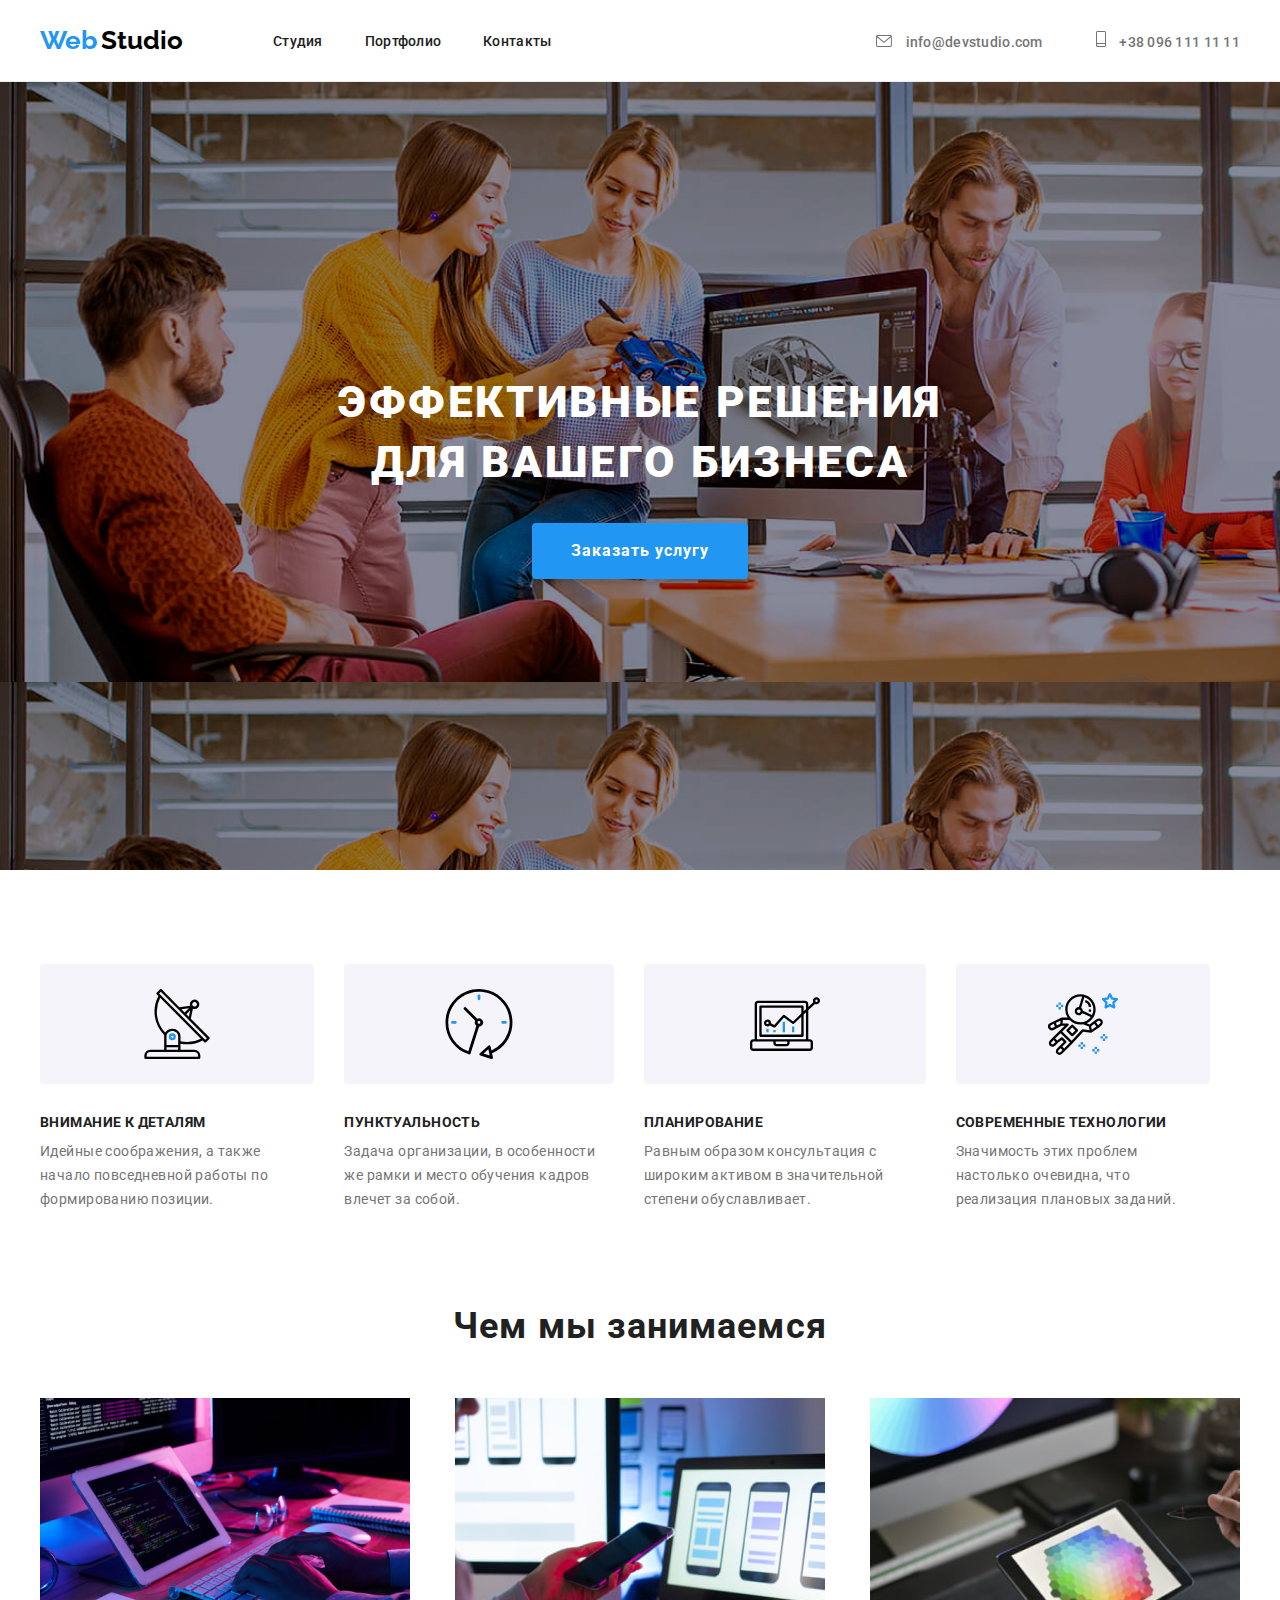
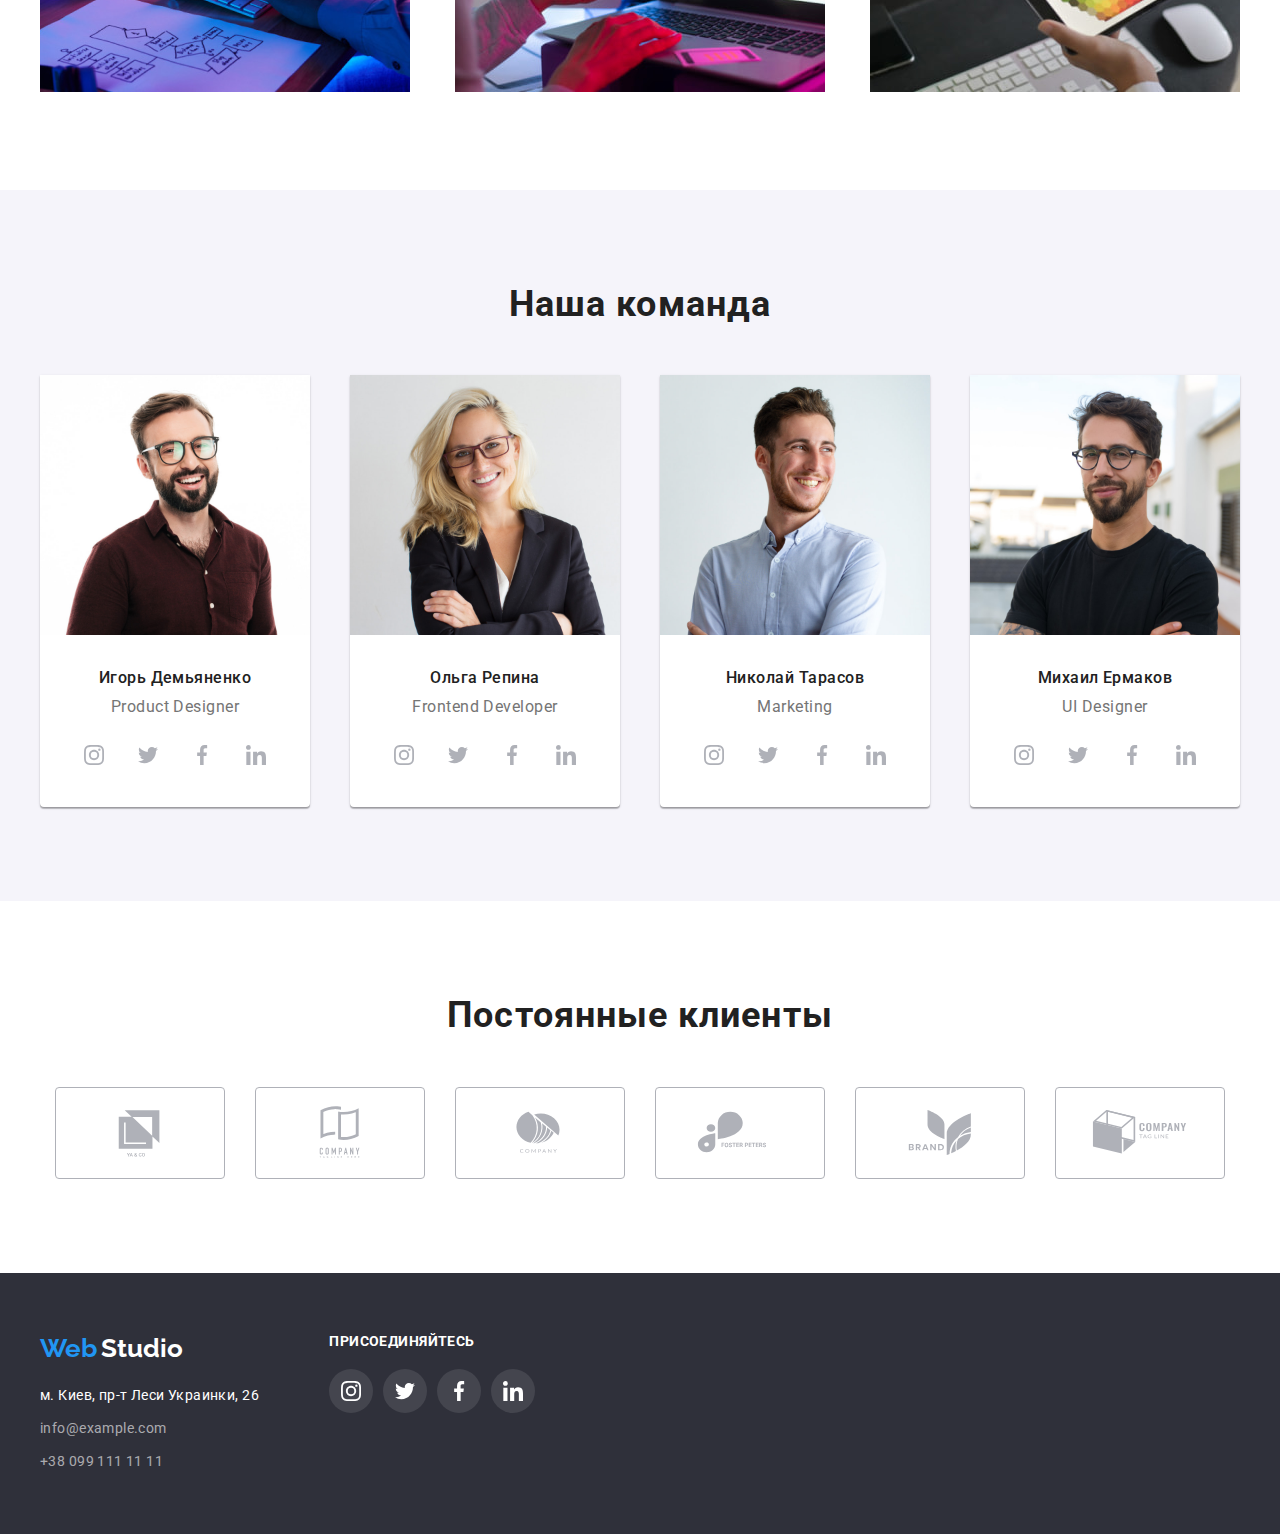
<file: index.html>
<!DOCTYPE html>
<html lang="en">
<head>
    <meta charset="UTF-8">
    <meta http-equiv="X-UA-Compatible" content="IE=edge">
    <meta name="viewport" content="width=device-width, initial-scale=1.0">
    <link rel="preconnect" href="https://fonts.googleapis.com">
    <link rel="preconnect" href="https://fonts.gstatic.com" crossorigin>
    <link href="https://fonts.googleapis.com/css2?family=Raleway:wght@700&display=swap" rel="stylesheet">
    <link rel="preconnect" href="https://fonts.googleapis.com">
    <link rel="preconnect" href="https://fonts.gstatic.com" crossorigin>
    <link href="https://fonts.googleapis.com/css2?family=Roboto:wght@400;500;700;900&display=swap" rel="stylesheet">
    <!-- Normalizer -->
    <link rel="stylesheet" href="https://cdnjs.cloudflare.com/ajax/libs/modern-normalize/1.1.0/modern-normalize.min.css" integrity="sha512-wpPYUAdjBVSE4KJnH1VR1HeZfpl1ub8YT/NKx4PuQ5NmX2tKuGu6U/JRp5y+Y8XG2tV+wKQpNHVUX03MfMFn9Q==" crossorigin="anonymous" referrerpolicy="no-referrer" />
    <!-- Style -->
    <link rel="stylesheet" href="./css/style.css">
    <title>Document</title>
</head>
<!-- Main page -->
<body>
       <!--Main information -->
    <header>
      <div class="container header-container">
          <nav> 
            <a class="web-link-header" href="#"><span class="web">Web</span> <span class="studio">Studio</span></a>
            <ul class="header-list"> 
                <li class="list"><a class="link navigation-link" href="#">Студия</a></li>
                <li class="list"><a class="link navigation-link" href="./portfolio.html">Портфолио</a></li>
                <li class="list"><a class="link navigation-link" href="#">Контакты</a></li>
            </ul>
          </nav>
  
        <div class="header-navigation">
          <a class="email icon-link" href="mailto:info@devstudio.com">

            <svg class="header-cont-icon"  width="16" height="12">
              <use href="./images/sprite.svg#posht"></use>
            </svg>

            info@devstudio.com
          </a>

          <a class="tel icon-link" href="tel:+380961111111">

            <svg class="header-cont-icon" width="10" height="16">
              <use href="./images/sprite.svg#smartphone"></use>
            </svg>

            +38 096 111 11 11
          </a>
        </div>
            
      </div>
    </header>
    
     <main>

       <!--Hero -->
       <section class="hero section">
           <div class="container">
            <h1>Эффективные решения  для вашего бизнеса</h1> 
              <button class="button" type="button"><span class="button-text"> Заказать услугу</span></button>            
           </div>
       </section>
       
       <!-- Discription -->
       <section class="section discr-sect">
           <div class="container">
            <ul class="discription">

                <li class="discription-list">

                  <div class="icon-box">
                    <svg width="70" height="70">
                      <use href="./images/sprite.svg#antenna"></use>
                    </svg>
                  </div>
                 

                 <h3 class="description-item">Внимание к деталям</h3>
                  <p class="item-text">Идейные соображения, а также начало повседневной работы по формированию позиции.</p>
                </li>
                  

                 <li class="discription-list">
               
                  <div class="icon-box">
                    <svg width="70" height="70">
                      <use href="./images/sprite.svg#clock"></use>
                    </svg>  
                  </div>
                 
                  <h3 class="description-item">Пунктуальность</h3>
                    <p class="item-text"> Задача организации, в особенности же рамки и место обучения кадров влечет за собой.</p>
                 </li>
                

                 <li class="discription-list">
               
                  <div class="icon-box">
                    <svg width="70" height="70">
                      <use href="./images/sprite.svg#diagram"></use>
                    </svg>
                  </div>
                 
                  
                  <h3 class="description-item">Планирование</h3>
                     <p class="item-text">Равным образом консультация с широким активом в значительной степени обуславливает.</p>
                 </li>


                 <li class="discription-list">

                  <div class="icon-box">
                    <svg class="discr-icon" width="70" height="70">
                      <use href="./images/sprite.svg#astronaut"></use>
                    </svg>
                  </div>
                
               
                  <h3 class="description-item">Современные технологии</h3>
                    <p class="item-text"> Значимость этих проблем настолько очевидна, что реализация плановых заданий.</p>
                 </li>
             </ul>
           </div>     
       </section>

       <!-- Images  -->
       <section class="section img-sect">
           <div class="container">
            <h2>Чем мы занимаемся</h2>
            <ul class="image-list">
                <li> <img src="images/box1.jpg" alt="Робота з планшетом" width="370" height="294"></li>
                <li> <img src="images/box2.jpg" alt="Робота з ноутбуком" width="370" height="294"></li>
                <li> <img src="images/box3.jpg" alt="Робота з кольорами" width="370" height="294"></li>
            </ul>
           </div>
       </section>

       <!-- Team -->
       <section class="section team">
          <div class="container">
            <h2>Наша команда</h2>
            <ul class="teachers">
                <li class="teacher-item"><img src="images/teacher4.jpg" alt="Вчитель 4" width="270" height="260">
                  <div class="teacher-discr">
                    <h3 class="teacher-name-1">Игорь Демьяненко</h3>
                    <p class="teacher-work-1">Product Designer </p> 
                    <!-- SVG -->
                    <ul class="socials">
                      <li class="social-item">
                        <a href="" class="social-link" target="_blank" rel="noopener noreferrer" aria-label="Instagram">

                          <svg class="social-icon" width="20" height="20">
                            <use href="./images/sprite.svg#instagram"></use>
                          </svg>

                      </a></li>

                      <li class="social-item">
                        <a href="" class="social-link" target="_blank" rel="noopener noreferrer" aria-label="Twiter">

                        <svg class="social-icon" width="20" height="20">
                          <use href="./images/sprite.svg#twitter"></use>
                        </svg>

                      </a></li>

                      <li class="social-item">
                        <a href="" class="social-link" target="_blank" rel="noopener noreferrer" aria-label="Facebook">
                      
                        <svg class="social-icon" width="20" height="20">
                          <use href="./images/sprite.svg#facebook"></use>
                        </svg>

                      </a></li>

                      <li class="social-item">
                        <a href="" class="social-link" target="_blank" rel="noopener noreferrer" aria-label="Linkedin">
                      
                        <svg class="social-icon" width="20" height="20">
                          <use href="./images/sprite.svg#linkedin"></use>
                        </svg>
                      
                      </a></li>
                    </ul>
                  </div>  
                </li>

                <li class="teacher-item"><img src="images/teacher1.jpg" alt="Вчитель 1" width="270" height="260">
                  <div class="teacher-discr">
                    <h3 class="teacher-name-2">Ольга Репина</h3>
                    <p class="teacher-work-2">Frontend Developer</p>
                      <!-- SVG -->
                      <ul class="socials">
                        <li class="social-item">
                          <a href="" class="social-link" target="_blank" rel="noopener noreferrer" aria-label="Instagram">
  
                            <svg class="social-icon" width="20" height="20">
                              <use href="./images/sprite.svg#instagram"></use>
                            </svg>
  
                        </a></li>
  
                        <li class="social-item">
                          <a href="" class="social-link" target="_blank" rel="noopener noreferrer" aria-label="Twiter">
  
                          <svg class="social-icon" width="20" height="20">
                            <use href="./images/sprite.svg#twitter"></use>
                          </svg>
  
                        </a></li>
  
                        <li class="social-item">
                          <a href="" class="social-link" target="_blank" rel="noopener noreferrer" aria-label="Facebook">
                        
                          <svg class="social-icon" width="20" height="20">
                            <use href="./images/sprite.svg#facebook"></use>
                          </svg>
  
                        </a></li>
  
                        <li class="social-item">
                          <a href="" class="social-link" target="_blank" rel="noopener noreferrer" aria-label="Linkedin">
                        
                          <svg class="social-icon" width="20" height="20">
                            <use href="./images/sprite.svg#linkedin"></use>
                          </svg>
  
                        </a></li>
                      </ul>
                </div>
                </li>

                <li class="teacher-item"><img src="images/teacher2.jpg" alt="Вчитель 2" width="270" height="260">
                  <div class="teacher-discr">
                    <h3 class="teacher-name-3">Николай Тарасов</h3>
                    <p class="teacher-work-3"> Marketing</p>
                      <!-- SVG -->
                      <ul class="socials">
                        <li class="social-item">
                          <a href="" class="social-link" target="_blank" rel="noopener noreferrer" aria-label="Instagram">
  
                            <svg class="social-icon" width="20" height="20">
                              <use href="./images/sprite.svg#instagram"></use>
                            </svg>
  
                        </a></li>
  
                        <li class="social-item">
                          <a href="" class="social-link" target="_blank" rel="noopener noreferrer" aria-label="Twiter">
  
                          <svg class="social-icon" width="20" height="20">
                            <use href="./images/sprite.svg#twitter"></use>
                          </svg>
  
                        </a></li>
  
                        <li class="social-item">
                          <a href="" class="social-link" target="_blank" rel="noopener noreferrer" aria-label="Facebook">
                        
                          <svg class="social-icon" width="20" height="20">
                            <use href="./images/sprite.svg#facebook"></use>
                          </svg>
  
                        </a></li>
  
                        <li class="social-item">
                          <a href="" class="social-link" target="_blank" rel="noopener noreferrer" aria-label="Linkedin">
                        
                          <svg class="social-icon" width="20" height="20">
                            <use href="./images/sprite.svg#linkedin"></use>
                          </svg>
  
                        </a></li>
                      </ul>
                  </div>
                </li>
                
                <li class="teacher-item"><img src="images/teacher3.jpg" alt="Вчитель 3" width="270" height="260">   
                  <div class="teacher-discr">
                    <h3 class="teacher-name-4">Михаил Ермаков</h3>
                         <p class="teacher-work-4">UI Designer</p>
                           <!-- SVG -->
                           <ul class="socials">
                      <li class="social-item">
                        <a href="" class="social-link" target="_blank" rel="noopener noreferrer" aria-label="Instagram">

                          <svg class="social-icon" width="20" height="20">
                            <use href="./images/sprite.svg#instagram"></use>
                          </svg>

                      </a></li>

                      <li class="social-item">
                        <a href="" class="social-link" target="_blank" rel="noopener noreferrer" aria-label="Twiter">

                        <svg class="social-icon" width="20" height="20">
                          <use href="./images/sprite.svg#twitter"></use>
                        </svg>

                      </a></li>

                      <li class="social-item">
                        <a href="" class="social-link" target="_blank" rel="noopener noreferrer" aria-label="Facebook">
                      
                        <svg class="social-icon" width="20" height="20">
                          <use href="./images/sprite.svg#facebook"></use>
                        </svg>

                      </a></li>

                      <li class="social-item">
                        <a href="" class="social-link" target="_blank" rel="noopener noreferrer" aria-label="Linkedin">
                      
                        <svg class="social-icon" width="20" height="20">
                          <use href="./images/sprite.svg#linkedin"></use>
                        </svg>

                      </a></li>
                    </ul>
                  </div>  
                </li>
            </ul>

          </div>
       </section>
 
       <!-- Постійні клієнти -->
       <section class="section">
         <h2>Постоянные клиенты</h2>

         <ul class="logo">
           <li class="logo-item">
             <a href="" class="clients-icon">
              <svg class="logo-icon" width="106" height="60">
                <use href="./images/sprite.svg#logo"></use>
              </svg>
             </a>
           
           </li>

           <li class="logo-item">
             <a href="" class="clients-icon">
              <svg class="logo-icon" width="106" height="60">
                <use href="./images/sprite.svg#logo-1"></use>
              </svg>
             </a>
           </li>

           <li class="logo-item">
             <a href="" class="clients-icon">
              <svg class="logo-icon" width="106" height="60">
                <use href="./images/sprite.svg#logo-2"></use>
              </svg>
             </a>
           </li>

           <li class="logo-item">
             <a href="" class="clients-icon">
              <svg class="logo-icon" width="106" height="60">
                <use href="./images/sprite.svg#logo-3"></use>
              </svg>
             </a>
           </li>

           <li class="logo-item">
            <a href="" class="clients-icon">
              <svg class="logo-icon" width="106" height="60">
                <use href="./images/sprite.svg#logo-4"></use>
              </svg>
            </a>
           </li>

           <li class="logo-item">
             <a href="" class="clients-icon">
              <svg class="logo-icon" width="106" height="60">
                <use href="./images/sprite.svg#logo-5"></use>
              </svg>
             </a>
           </li>

         </ul>

       </section>
     </main>

       <!-- Conact information -->
       
            <footer class="footer">
              <div class="container">
                 <div class="fot">
                  <a href="#"><span class="web">Web</span> <span class="studio-footer">Studio</span></a>
                  <address class="adres">м. Киев, пр-т Леси Украинки, 26</address>
                  <a class="footer-email" href="mailto:info@example.com">info@example.com</a>
                  <a class="footer-tel" href="tel:+380991111111">+38 099 111 11 11</a>
                 </div>
                

               <!-- Socials -->
                <div class="footer-network">
                 
                  <h3 class="footer-h3">присоединяйтесь</h3>
                    <!-- socials -->
                <ul class=" footer-socials">
                  <li class="social-item footer-social-item">
                    <a href="" class="social-link footer-social-link" target="_blank" rel="noopener noreferrer" aria-label="Instagram">

                      <svg class="social-icon footer-social-icon" width="20" height="20">
                        <use href="./images/sprite.svg#instagram"></use>
                      </svg>

                  </a></li>

                  <li class="social-item footer-social-item">
                    <a href="" class="social-link footer-social-link" target="_blank" rel="noopener noreferrer" aria-label="Twiter">

                    <svg class="social-icon footer-social-icon" width="20" height="20">
                      <use href="./images/sprite.svg#twitter"></use>
                    </svg>

                  </a></li>

                  <li class="social-item footer-social-item">
                    <a href="" class="social-link footer-social-link" target="_blank" rel="noopener noreferrer" aria-label="Facebook">
                  
                    <svg class="social-icon footer-social-icon" width="20" height="20">
                      <use href="./images/sprite.svg#facebook"></use>
                    </svg>

                  </a></li>

                  <li class="social-item footer-social-item">
                    <a href="" class="social-link footer-social-link" target="_blank" rel="noopener noreferrer" aria-label="Linkedin">
                  
                    <svg class="social-icon footer-social-icon" width="20" height="20">
                      <use href="./images/sprite.svg#linkedin"></use>
                    </svg>

                  </a></li>
                </ul>
        
                </div>
                
               </div>
            </footer>
       
  
</body>
</html>
</file>
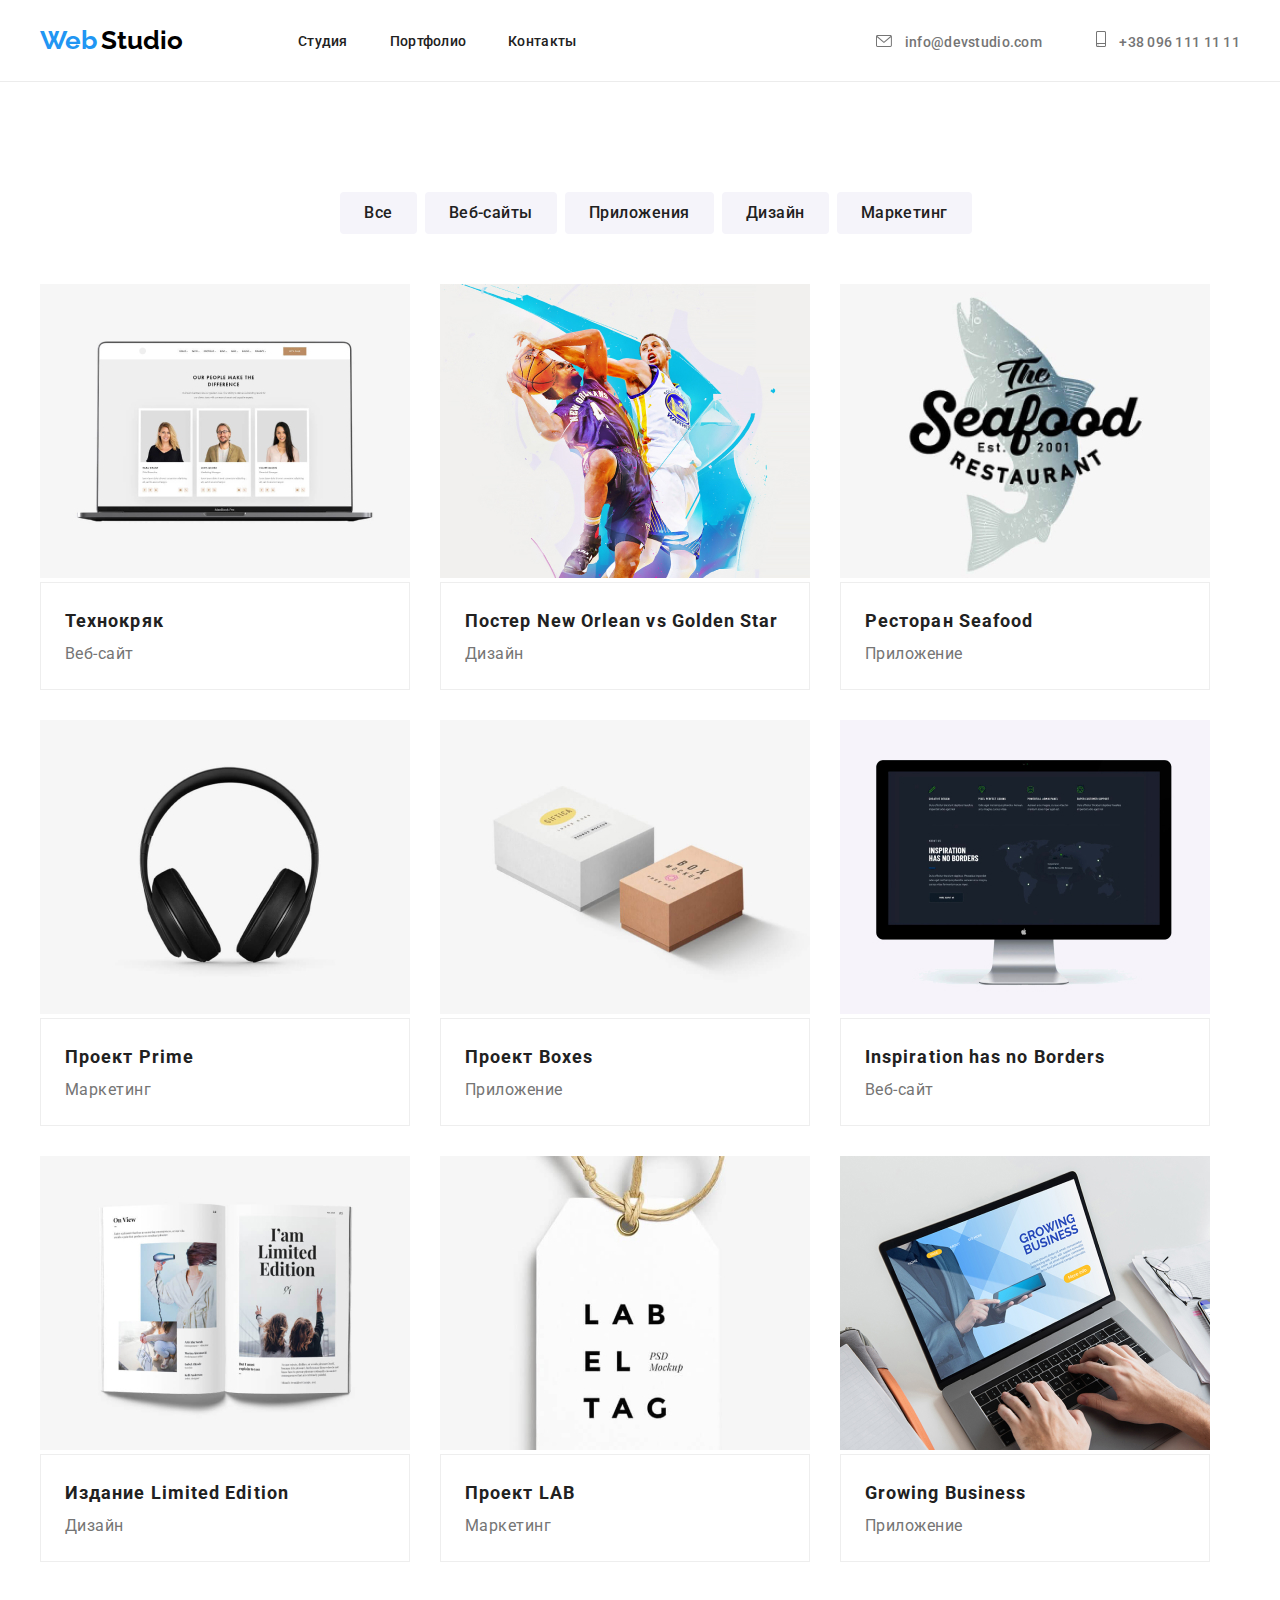
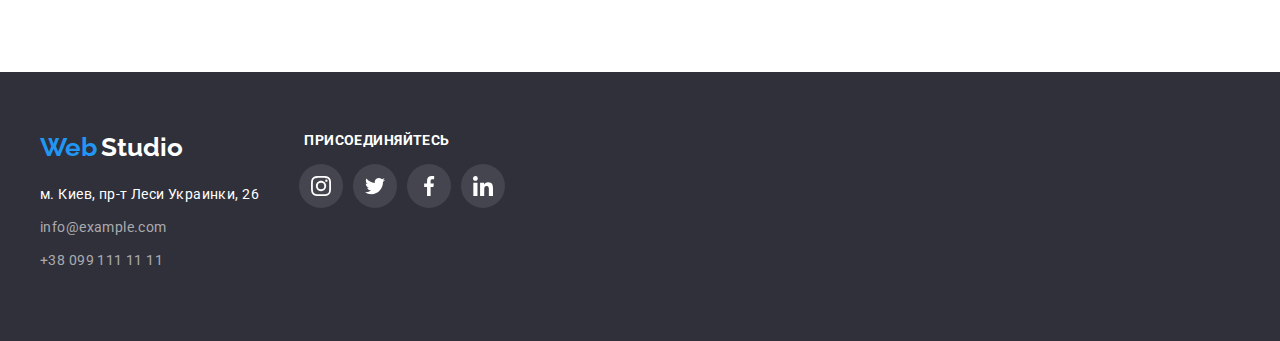
<file: portfolio.html>
<!DOCTYPE html>
<html lang="ru">
<head>
    <meta charset="UTF-8">
    <meta http-equiv="X-UA-Compatible" content="IE=edge">
    <meta name="viewport" content="width=device-width, initial-scale=1.0">
    <link rel="preconnect" href="https://fonts.googleapis.com">
    <link rel="preconnect" href="https://fonts.gstatic.com" crossorigin>
    <link href="https://fonts.googleapis.com/css2?family=Raleway:wght@700&display=swap" rel="stylesheet">
    <link rel="preconnect" href="https://fonts.googleapis.com">
    <link rel="preconnect" href="https://fonts.gstatic.com" crossorigin>
    <link href="https://fonts.googleapis.com/css2?family=Roboto:wght@400;500;700;900&display=swap" rel="stylesheet">
    <!-- Normalizer -->
    <link rel="stylesheet" href="https://cdnjs.cloudflare.com/ajax/libs/modern-normalize/1.1.0/modern-normalize.min.css" integrity="sha512-wpPYUAdjBVSE4KJnH1VR1HeZfpl1ub8YT/NKx4PuQ5NmX2tKuGu6U/JRp5y+Y8XG2tV+wKQpNHVUX03MfMFn9Q==" crossorigin="anonymous" referrerpolicy="no-referrer" />
    <!-- Style -->
    <link rel="stylesheet" href="./styles/styles.css"> 
    <title>Portfolio</title>
</head>
<body>
    <!--Main information -->
  <header>
      <div class="container header-container">
        <nav>
          <a class="web-link-header" href="#"><span class="web">Web</span> <span class="studio">Studio</span> </a>
          <ul class="header-list">  
              <li class="list"><a class="link navigation-link" href="./index.html">Студия</a></li>
              <li class="list"><a class="link navigation-link" href="./portfolio.html">Портфолио</a></li>
              <li class="list"><a class="link navigation-link" href="#">Контакты</a></li>
          </ul>
        </nav>

      <div class="header-navigation">
        
        <a class="email icon-link" href="mailto:info@devstudio.com">
          
          <svg class="header-cont-icon"  width="16" height="12">
            <use href="./images/sprite.svg#posht"></use>
          </svg>

          info@devstudio.com</a>

      
        <a class="tel icon-link" href="tel:+380961111111">
          
          <svg class="header-cont-icon" width="10" height="16">
            <use href="./images/sprite.svg#smartphone"></use>
          </svg>

          +38 096 111 11 11</a>
      </div>
          
    </div>
  </header>
            
    <main>
       <!-- Buttons -->
    <section class="section">
      <div class="container">

          <ul class="main-buttons">
            <li><button class="button" type="button">Все</button></li>
            <li><button class="button" type="button">Веб-сайты</button></li>
            <li><button class="button" type="button">Приложения</button></li>
            <li><button class="button" type="button">Дизайн</button></li>
            <li><button class="button" type="button">Маркетинг</button></li>
          </ul>    
            
         <!-- Photos -->
 
      <ul class="main-photo">

        <li class="photo">
          <a href="">

          <img src="./images/phot1.jpg" alt="Веб-сайт" width="370" height="294">
          <div class="photo-discr">
            <h3>Технокряк</h3>
             <p>Веб-сайт</p>
          </div>
        </a>
        </li>  
        
        <li class="photo">
          <a href="">
          <img src="./images/phot2.jpg" alt="Дизайн" width="370" height="294">
          <div class="photo-discr">
            <h3>Постер New Orlean vs Golden Star</h3>
            <p>Дизайн</p>
          </div>
        </a>
      </li>

        <li class="photo">
          <a href="">
            <img src="./images/phot3.jpg" alt="Приложение" width="370" height="294">
          <div class="photo-discr third">
            <h3>Ресторан Seafood</h3>
            <p>Приложение</p>
          </div>
          </a>
      </li>

        <li class="photo">
          <a href="">
            <img src="./images/phot4.jpg" alt="Маркетинг" width="370" height="294">
          <div class="photo-discr">
            <h3>Проект Prime</h3>
            <p>Маркетинг</p>
          </div>
          </a>
      </li>

        <li class="photo">
          <a href="">
            <img src="./images/phot5.jpg" alt="Приложение" width="370" height="294">
         <div class="photo-discr">
          <h3>Проект Boxes</h3>
          <p>Приложение</p>
         </div>
          </a>
         
      </li>

        <li class="photo">
          <a href=""><img src="./images/phot6.jpg" alt="Веб-сайт" width="370" height="294">
            <div class="photo-discr third">
              <h3>Inspiration has no Borders</h3>
              <p>Веб-сайт</p>
            </div></a>

      </li>

        <li class="photo">
          <a href=""><img src="./images/phot7.jpg" alt="Дизайн" width="370" height="294">
            <div class="photo-discr last-photo">
              <h3>Издание Limited Edition</h3>
              <p>Дизайн</p>
            </div></a>
         
      </li>

        <li class="photo">
          <a href="">
            <img src="./images/phot8.jpg" alt="Маркетинг" width="370" height="294">
          <div class="photo-discr last-photo">
            <h3>Проект LAB</h3>
            <p>Маркетинг</p>
          </div>
          </a>

      </li>

        <li class="photo">
          <a href=""><img src="./images/phot9.jpg" alt="Приложение" width="370" height="294">
            <div class="photo-discr third last-photo">
              <h3>Growing Business</h3>
              <p>Приложение</p>
            </div></a>
      </li>
      </ul>

     </div>
    </section>

    </main>
  
    <!-- Contact information -->
     <footer class="footer">
       <div class="container">
         <div class="fot">
          <a href="#"><span class="web">Web</span> <span class="studio-footer">Studio</span></a>
          <address class="adres">м. Киев, пр-т Леси Украинки, 26</address>
          <a class="footer-email" href="mailto:info@example.com">info@example.com</a>
          <a class="footer-tel" href="tel:+380991111111">+38 099 111 11 11</a>
         </div>
        
        <div class="footer-network">
                 
          <h3 class="footer-h3">присоединяйтесь</h3>
            
        <ul class="socials footer-socials">
          <li class="social-item ">
            <a href="" class="social-link footer-social-link" target="_blank" rel="noopener noreferrer" aria-label="Instagram">

              <svg class="social-icon footer-social-icon" width="20" height="20">
                <use href="./images/sprite.svg#instagram"></use>
              </svg>

          </a></li>

          <li class="social-item">
            <a href="" class="social-link footer-social-link" target="_blank" rel="noopener noreferrer" aria-label="Twiter">

            <svg class="social-icon footer-social-icon" width="20" height="20">
              <use href="./images/sprite.svg#twitter"></use>
            </svg>

          </a></li>

          <li class="social-item">
            <a href="" class="social-link footer-social-link" target="_blank" rel="noopener noreferrer" aria-label="Facebook">
          
            <svg class="social-icon footer-social-icon" width="20" height="20">
              <use href="./images/sprite.svg#facebook"></use>
            </svg>

          </a></li>

          <li class="social-item">
            <a href="" class="social-link footer-social-link" target="_blank" rel="noopener noreferrer" aria-label="Linkedin">
          
            <svg class="social-icon footer-social-icon" width="20" height="20">
              <use href="./images/sprite.svg#linkedin"></use>
            </svg>

          </a></li>
        </ul>

        </div>
       </div>
    </footer>
</body>
</html>
</file>
<file: css/style.css>
body{
    font-family:  'Roboto', sans-serif;
    font-family: 'Roboto';
    margin: 0;
    padding: 0;
}

h1, h2, h3, h4, h5, h6, p{
    margin: 0;
} 

ul{
    list-style-type: none;
    margin: 0;
    padding: 0;
}

.section{
    padding-top: 94px;
    padding-bottom: 94px;
}

.container{
    width: 1200px;
    padding-left: 15px;
    padding-right: 15px;

    margin-left: auto;
    margin-right: auto;
}

/* Header */

nav{
    display: flex;
    align-items: center;
}

header{
    border-bottom: 1px solid #ECECEC;
    padding-top: 25px;
    padding-bottom: 25px;
}

.header-container{
    display: flex;
    align-items: center; 
}

.web{
    color: #2196F3;
    font-family: 'Raleway';
    font-weight: 700;
    font-size: 26px;
    line-height: 31px;
}

.studio{
    color: black;
    font-family: 'Raleway';
    font-weight: 700;
    font-size: 26px;
    line-height: 31px;
}

.web-link-header{
    margin-right: 90px;
}

.header-list{
    display: flex;
    align-items: center;
    margin-right: 42px;
}


.list{
    margin: 0;
    padding: 0;
    padding-right: 42px;

}

.list:last-child{
    margin-right: 0;
}

.link{
    font-family: 'Roboto';
    font-weight: 500;
    font-size: 14px;
    line-height: 16px;
    letter-spacing: 0.02em;
    color: #212121;   
}

.link:hover{
    color: #2196F3;
}

.link:focus{
    color: #2196F3;
}

a{
    text-decoration: none;
}

ul{
    list-style-type: none;
}

.email, .tel{
    font-weight: 500;
    font-size: 14px;
    line-height: 1.14;
    letter-spacing: 0.02em;
    color: #757575;
}


.email:hover, .tel:hover{
    color: #2196F3;
}


.email:focus, .tel:focus{
    color: #2196F3;
}

.email{
    margin-right: 50px;
}

.header-navigation{
    margin-left: auto;
}

/* Header contact icon */

.icon-link{
    fill: currentColor;
}

.header-cont-icon{
    margin-right: 10px;
}

/* Hero */

.hero{
    height: 600px;
    background: #2F303A;
    display: flex;
    align-items: center;
    background-image:url(../images/bgcpgoto.jpg) ;
}

h1{
    font-family: 'Roboto';
    font-style: normal;
    font-weight: 900;
    font-size: 44px;
    line-height: 1.36;
    letter-spacing: 0.06em;
    text-transform: uppercase;
    color: #FFFFFF;

    display: flex;
    text-align: center;
    margin: 0 auto;
    width: 696px;
    margin-bottom: 30px;
}

.button, button:focus{
    background: #2196F3;
    box-shadow: 0px 4px 4px rgba(0, 0, 0, 0.15);
    border-radius: 4px;
    border-color: transparent;
    cursor: pointer;
 
    color:#FFFFFF ;
    font-family: 'Roboto';
    font-weight: 700;
    font-size: 16px;
    line-height: 30px;
    letter-spacing: 0.06em;

    display: flex;
    align-items: center;
    margin: 0 auto;
}

.button:hover{
    background-color: #188CE8;
}

.button-text{
    padding: 9.75px 31px;
}


/* Discription */


.discription{
    display: flex;
}

.discription-list{
    margin-right: 30px;
}

.description-item{
    font-family: 'Roboto';
    font-style: normal;
    font-weight: 700;
    font-size: 14px;
    line-height: 16px;
    letter-spacing: 0.03em;
    text-transform: uppercase;
    
    color: #212121;
    margin-bottom: 10px;
}

.item-text{
    font-family: 'Roboto';
    font-style: normal;
    font-weight: 400;
    font-size: 14px;
    line-height: 24px;
    letter-spacing: 0.03em;
    
    color: #757575;  
}

/* Discr icons */

.icon-box{
    height: 120px;
    display: flex;
    justify-content: center;
    align-items: center;
    margin-bottom: 30px;

    background: #F5F4FA;
    border-radius: 4px;
}


/* Image */

.img-sect{
    padding-top: 0;
}

.image-list{
    display: flex;
    justify-content: space-between;
    margin: 0;
    padding: 0;
}

/*  Team  */

.team{
    background: #F5F4FA;
}

.teachers{
    display: flex; 
    justify-content: space-between;
    margin: 0;
    padding: 0;
}

.teacher-item{
    background: #FFFFFF;
    box-shadow: 0px 1px 3px rgba(0, 0, 0, 0.12), 0px 1px 1px rgba(0, 0, 0, 0.14), 0px 2px 1px rgba(0, 0, 0, 0.2);
    border-radius: 0px 0px 4px 4px;

}

.item-text{
    font-weight: 400;
    font-size: 14px;
    line-height: 1.71;
    letter-spacing: 0.03em;
    color: #757575;
}

h2{
    font-weight: 700;
    font-size: 36px;
    line-height: 1.16;
    text-align: center;
    letter-spacing: 0.03em;
    color: #212121;

    margin-bottom: 50px;
}

.teacher-discr{
    padding-top: 30px;
    padding-bottom: 30px;
}

.teacher-name-1, .teacher-name-2, .teacher-name-3, .teacher-name-4{
    font-weight: 500;
    font-size: 16px;
    line-height: 1.18 ;
    text-align: center;
    letter-spacing: 0.03em; 
    color: #212121;

    margin-bottom: 10px;
}

.teacher-work-1, .teacher-work-2, .teacher-work-3, .teacher-work-4{
    font-weight: 400;
    font-size: 16px;
    line-height: 1.18;
    text-align: center;
    letter-spacing: 0.03em;
    color: #757575;
    margin-bottom: 16px; 
}

/* Social icons */


.socials{
    display: flex;
    justify-content: center;
    align-items: center;
}

.social-item:not(:last-child){
    margin-right: 10px;
}

.social-icon{
    fill: #AFB1B8;
}

.social-link{
    display: flex;
    align-items: center;
    justify-content: center;

    width: 44px;
    height: 44px;

    background-color: #ffffff;
    border-radius: 50%;
}

.social-link:hover{
    background-color: #2196F3;
}

.social-link:focus{
    background-color: #2196F3;
}

.social-link:hover .social-icon,
.social-link:focus .social-icon{
    fill: #FFFFFF;
}

/* Постійні клієнти Logo */

.logo{
    display: flex;
    justify-content: center;
    align-items: center;
    cursor: pointer;
}

/* .logo-item{
    box-sizing: border-box;
    border: 1px solid #AFB1B8;
    border-radius: 4px;
    width: 170px;
    height: 92px;
    display: flex;
    align-items: center;
    justify-content: center;
}

.logo-item:hover{
    border-color: #2196F3;
}

.logo-item:focus{
    border-color: #2196F3;
} 

.logo-item:hover .logo-icon{
    fill: #2196F3;
}

.logo-item:focus .logo-icon{
    fill: #2196F3;
} 
/* 
.logo-icon{
    fill: #AFB1B8;
} 
*/

.logo-item:not(:last-child){
    margin-right: 30px;
}


.clients-icon{
    box-sizing: border-box;
    border: 1px solid #AFB1B8;
    border-radius: 4px; 
    width: 170px;
    height: 92px;
    fill: #AFB1B8;
    display: flex;
    align-items: center;
    justify-content: center;
} 

.clients-icon:hover{
    border-color: #2196F3;
}

.clients-icon:focus{
    border-color: #2196F3;
}

.clients-icon:hover{
    fill: #2196F3; 
}

.clients-icon:focus{
    fill: #2196F3; 
}

/* Footer */

.footer{
    background: #2F303A;
    align-items: center;
    display: flex;
    justify-content: center;
    padding-top: 60px;
    padding-bottom: 60px;
}

.footer > .container{
    display: flex;
    justify-content: flex-start;
}

.fot{
    display: flex;
    flex-direction: column;
    margin-right: 70px;
}

.studio-footer{
    color: #FFFFFF;
    font-family: 'Raleway';
    font-weight: 700;
    font-size: 26px;
    line-height: 31px;
}

.adres{
    font-style: normal;
    font-weight: 400;
    font-size: 14px;
    line-height: 1.71;
    letter-spacing: 0.03em;
    color: #FFFFFF;
    
    margin-top: 20px;
    margin-bottom: 9px;

}

.footer-email, .footer-tel{
    font-weight: 400;
    font-size: 14px;
    line-height: 1.71;
    letter-spacing: 0.03em;
    color: rgba(255, 255, 255, 0.6);
    display: flex;
    margin-bottom: 9px;
}

.footer-tel{
    margin: 0;
} 

.footer-tel:hover, .footer-email:hover{
    color: #2196F3;
}


/* Footer social networks */

.footer-socials{
    display: flex;
    justify-content: center;
    align-items: center;
}

.footer-h3{
    font-family: 'Roboto';
    font-style: normal;
    font-weight: 700;
    font-size: 14px;
    line-height: 16px;
    letter-spacing: 0.03em;
    text-transform: uppercase;

    text-align: center;
    padding-bottom: 20px;
    color: #FFFFFF;

    position: relative;
    right: 30px;
}

.footer-social-link{
    background-color: rgba(255, 255, 255, 0.1);
}

.footer-social-icon{
    fill: #FFFFFF;
}
</file>
<file: styles/styles.css>
body{
    font-family:  'Roboto', sans-serif;
    font-family: 'Roboto';
    margin: 0;
    padding: 0;
}

h1, h2, h3, h4, h5, h6, p{
    margin: 0;
} 

.section{
    padding-top: 94px;
    padding-bottom: 94px;
}

.container{
    width: 1200px;
    padding-left: 15px;
    padding-right: 15px;

    margin-left: auto;
    margin-right: auto;
}

main{
    margin: 0;
    padding: 0;
}


/* Header */

nav{
    display: flex;
    align-items: center;
    padding-top: 15px;
    padding-bottom: 15px;
}

header{
    border-bottom: 1px solid #ECECEC;

}

.header-container{
    display: flex;
    align-items: center; 
}

.web{
    color: #2196F3;
    font-family: 'Raleway';
    font-weight: 700;
    font-size: 26px;
    line-height: 31px;
}

.studio{
    color: black;
    font-family: 'Raleway';
    font-weight: 700;
    font-size: 26px;
    line-height: 31px;
}

.web-link-header{
    margin-right: 75px;
}


.header-list{
    display: flex;
    margin-right: 42px;
    justify-content: center;
}


.list{
    margin: 0;
    padding: 0;
    margin-right: 42px;
}

.list:last-child{
    margin-right: 0;
}

.link{
    font-family: 'Roboto';
    font-weight: 500;
    font-size: 14px;
    line-height: 16px;
    letter-spacing: 0.02em;
    color: #212121;
}

.link:hover{
    color: #2196F3;
}

.link:focus{
    color: #2196F3;
}

a{
    text-decoration: none;
}

ul{
    list-style-type: none;
}

.email, .tel{
    font-weight: 500;
    font-size: 14px;
    line-height: 1.14;
    letter-spacing: 0.02em;
    color: #757575;
}

.svg{
    margin-right: 10px;
}

.email:hover, .tel:hover{
    color: #2196F3;
}

.email:focus, .tel:focus{
    color: #2196F3;
}

.email{
    margin-right: 50px;
}

.header-navigation{
    margin-left: auto;
}

/* Header contact icon */

.icon-link{
    fill: currentColor;
}

.header-cont-icon{
    margin-right: 10px;
}


/* Buttons */

.button{
    padding: 6px 22px;
    background: #F5F4FA;
    border-radius: 4px;

    font-family: 'Roboto';
    font-style: normal;
    font-weight: 500;
    font-size: 16px;
    line-height: 1.62;
    text-align: center;
    letter-spacing: 0.03em;
    color: #212121;  
    margin-right: 8px;

    border-color: transparent;
} 

.button:hover, .button:focus{
    background:#2196F3;
    box-shadow: 0px 3px 1px rgba(0, 0, 0, 0.1), 0px 1px 2px rgba(0, 0, 0, 0.08), 0px 2px 2px rgba(0, 0, 0, 0.12);

    font-style: normal;
    font-weight: 500;
    font-size: 16px;
    line-height: 1.62;
    text-align: center;
    letter-spacing: 0.03em;
    color: #FFFFFF;

    cursor: pointer;
} 

.main-buttons{
    display: flex;
    justify-content: center;
    margin-bottom: 50px;
}

/* Photo  */

.main-photo{
    margin-right: -30px;
    display: flex;
    flex-wrap: wrap;
    align-items: center;
    padding: 0;
}


.third{
    margin: 0;
}

.last-photo{
    margin-top: 0;
}

.photo-discr{
    padding: 20px 24px;
    background: #FFFFFF;
    border: 1px solid #EEEEEE;
}

.photo{
    margin-right: 30px;
    margin-bottom: 30px;
}

.photo:nth-child(7){
    margin-bottom: 0;
}

.photo:nth-child(8){
    margin-bottom: 0;
}

.photo:nth-child(9){
    margin-bottom: 0;
}

.photo:hover ,.photo:focus{
    box-shadow: 0px 1px 1px rgba(0, 0, 0, 0.12), 0px 4px 4px rgba(0, 0, 0, 0.06), 1px 4px 6px rgba(0, 0, 0, 0.16);

}

h3{
    font-family: 'Roboto';
    font-style: normal;
    font-weight: 700;
    font-size: 18px;
    line-height: 2;  
    letter-spacing: 0.06em;
    color: #212121;
    
}

p{
    font-family: 'Roboto';
    font-style: normal;
    font-weight: 400;
    font-size: 16px;
    line-height: 1.87;
 
    letter-spacing: 0.03em;
    color: #757575;
}

/* Footer */
.footer{
    background: #2F303A;
    align-items: center;
    display: flex;
    justify-content: center;
    padding-top: 60px;
    padding-bottom: 60px;
}

.studio-footer{
    color: #FFFFFF;
    font-family: 'Raleway';
    font-weight: 700;
    font-size: 26px;
    line-height: 31px;
}


.adres{
    font-style: normal;
    font-weight: 400;
    font-size: 14px;
    line-height: 1.71;
    letter-spacing: 0.03em;
    color: #FFFFFF;

    margin-bottom: 9px;
    margin-top: 20px;
}

.footer-email, .footer-tel{
    font-weight: 400;
    font-size: 14px;
    line-height: 1.71;
    letter-spacing: 0.03em;
    color: rgba(255, 255, 255, 0.6);
    display: flex;
    margin-bottom: 9px;
}

.footer-tel{
    margin-bottom: 9px;
}

.footer-tel:hover, .footer-email:hover{
    color: #2196F3;
}

.footer > .container{
    display: flex;
    justify-content: flex-start;
}

.fot{
    display: flex;
    flex-direction: column;
    margin-right: 70px;
}

/* Footer social networks */


.footer-socials{
    display: flex;
    justify-content: center;
    align-items: center;
}

.social-item:not(:last-child){
    margin-right: 10px;
}

.social-icon{
    fill: #AFB1B8;
}

.social-link{
    display: flex;
    align-items: center;
    justify-content: center;

    width: 44px;
    height: 44px;

    background-color: #ffffff;
    border-radius: 50%;
}

.social-link:hover{
    background-color: #2196F3;
}

.social-link:focus{
    background-color: #2196F3;
}

.social-link:hover .social-icon,
.social-link:focus .social-icon{
    fill: #FFFFFF;
}


.footer-h3{
    font-family: 'Roboto';
    font-style: normal;
    font-weight: 700;
    font-size: 14px;
    line-height: 16px;
    letter-spacing: 0.03em;
    text-transform: uppercase;
    
    text-align: center;
    color: #FFFFFF;

    position: relative;
    right: 40px;
}
 
.footer-socials{
     margin-left: -70px;
}
 
.footer-social-link{
     background-color: rgba(255, 255, 255, 0.1);
}
 
.footer-social-icon{
     fill: #FFFFFF;
}
</file>
